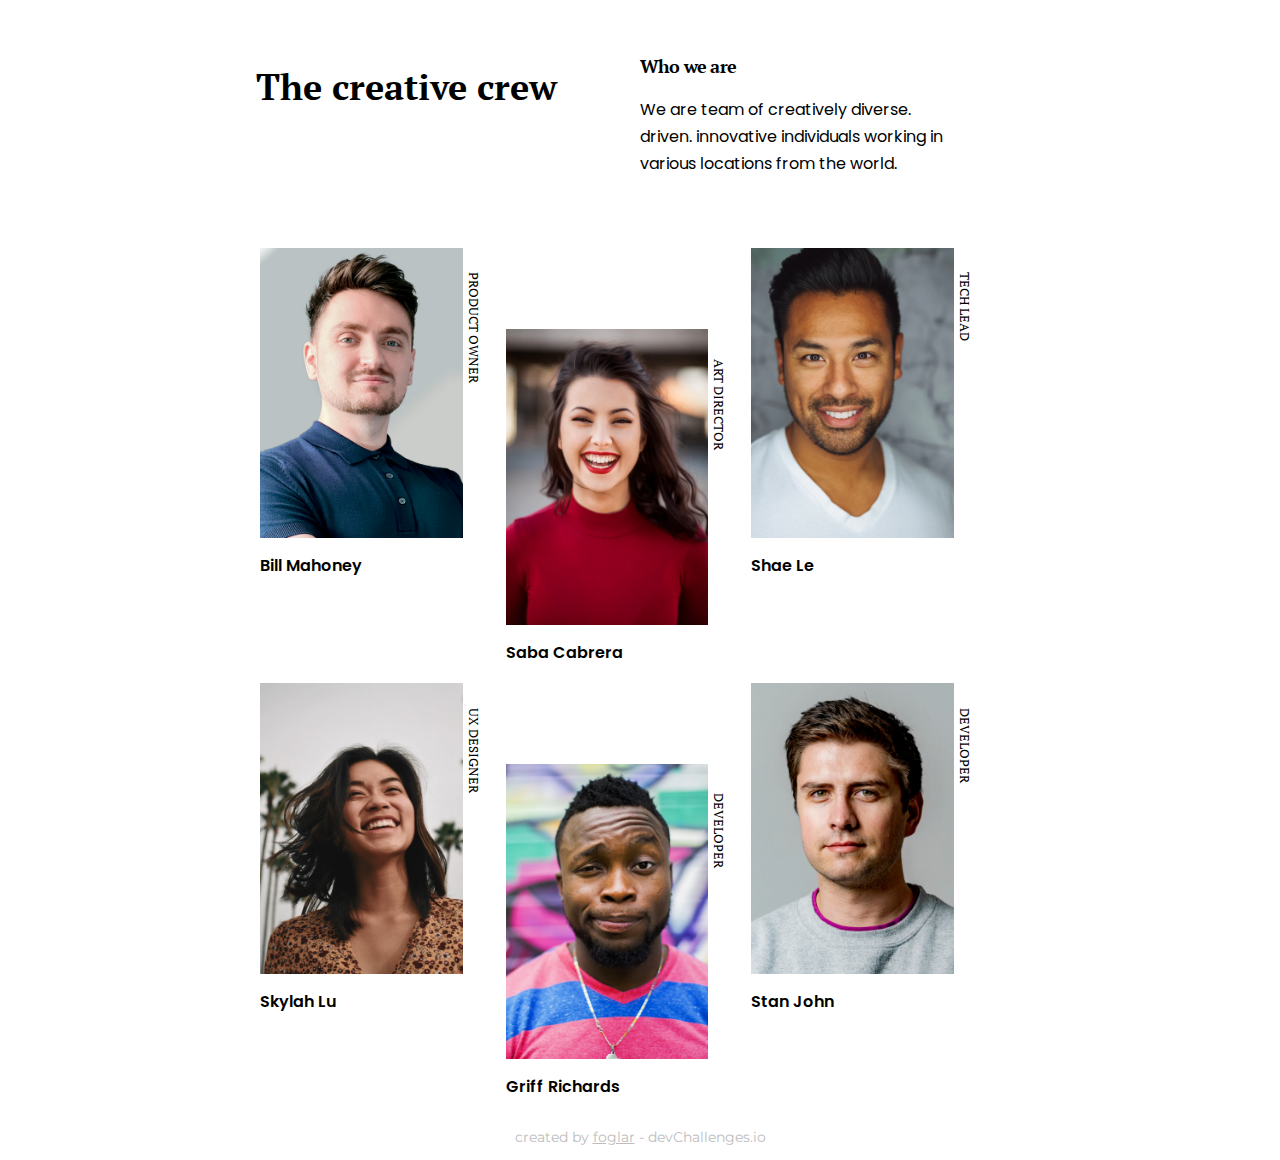
<file: index.html>
<!DOCTYPE html>
<html lang="en">
  <head>
    <meta charset="utf-8" />
    <meta
      name="viewport"
      content="width=device-width, initial-scale=1,
      maximum-scale=5"
    />

    <link rel="icon" href="devchallenges.png" />

    <link
      rel="shortcut icon"
      type="image/x-icon"
      href="https://devchallenges.io/"
    />

    <link
      href="https://fonts.googleapis.com/css2?family=Poppins:wght@400;500&display=swap"
      rel="stylesheet"
    />

    <title>My team page / Devchallenge by foglar</title>

    <link rel="stylesheet" href="style.css" />
  </head>
  <body>
    <header>
      <div class="box">
        <h1>The creative crew</h1>
      </div>
      <div class="box text">
        <h2>Who we are</h2>
        <p>
          We are team of creatively diverse. driven. innovative individuals
          working in various locations from the world.
        </p>
      </div>
    </header>
    <main>
      <div class="grid">
        <figure>
          <img src="photo1.png" alt="Bill Mahoney" />
          <figcaption>Bill Mahoney</figcaption>
          <p class="prof">Product owner</p>
        </figure>
        <figure class="middle small-middle">
          <img src="photo2.png" alt="Saba Cabrera" />
          <figcaption>Saba Cabrera</figcaption>
          <p class="prof">Art director</p>
        </figure>
        <figure>
          <img src="photo3.png" alt="Shae Le" />
          <figcaption>Shae Le</figcaption>
          <p class="prof">Tech Lead</p>
        </figure>
        <figure class="small-middle">
          <img src="photo4.png" alt="Skylah Lu" />
          <figcaption>Skylah Lu</figcaption>
          <p class="prof">UX Designer</p>
        </figure>
        <figure class="middle">
          <img src="photo5.png" alt="Griff Richards" />
          <figcaption>Griff Richards</figcaption>
          <p class="prof">Developer</p>
        </figure>
        <figure class="small-middle">
          <img src="photo6.png" alt="Stan John" />
          <figcaption>Stan John</figcaption>
          <p class="prof">DEveloper</p>
        </figure>
      </div>
    </main>
    <footer>
      <p class="footer">
        created by <span class="name">foglar</span> - devChallenges.io
      </p>
    </footer>
  </body>
</html>
</file>
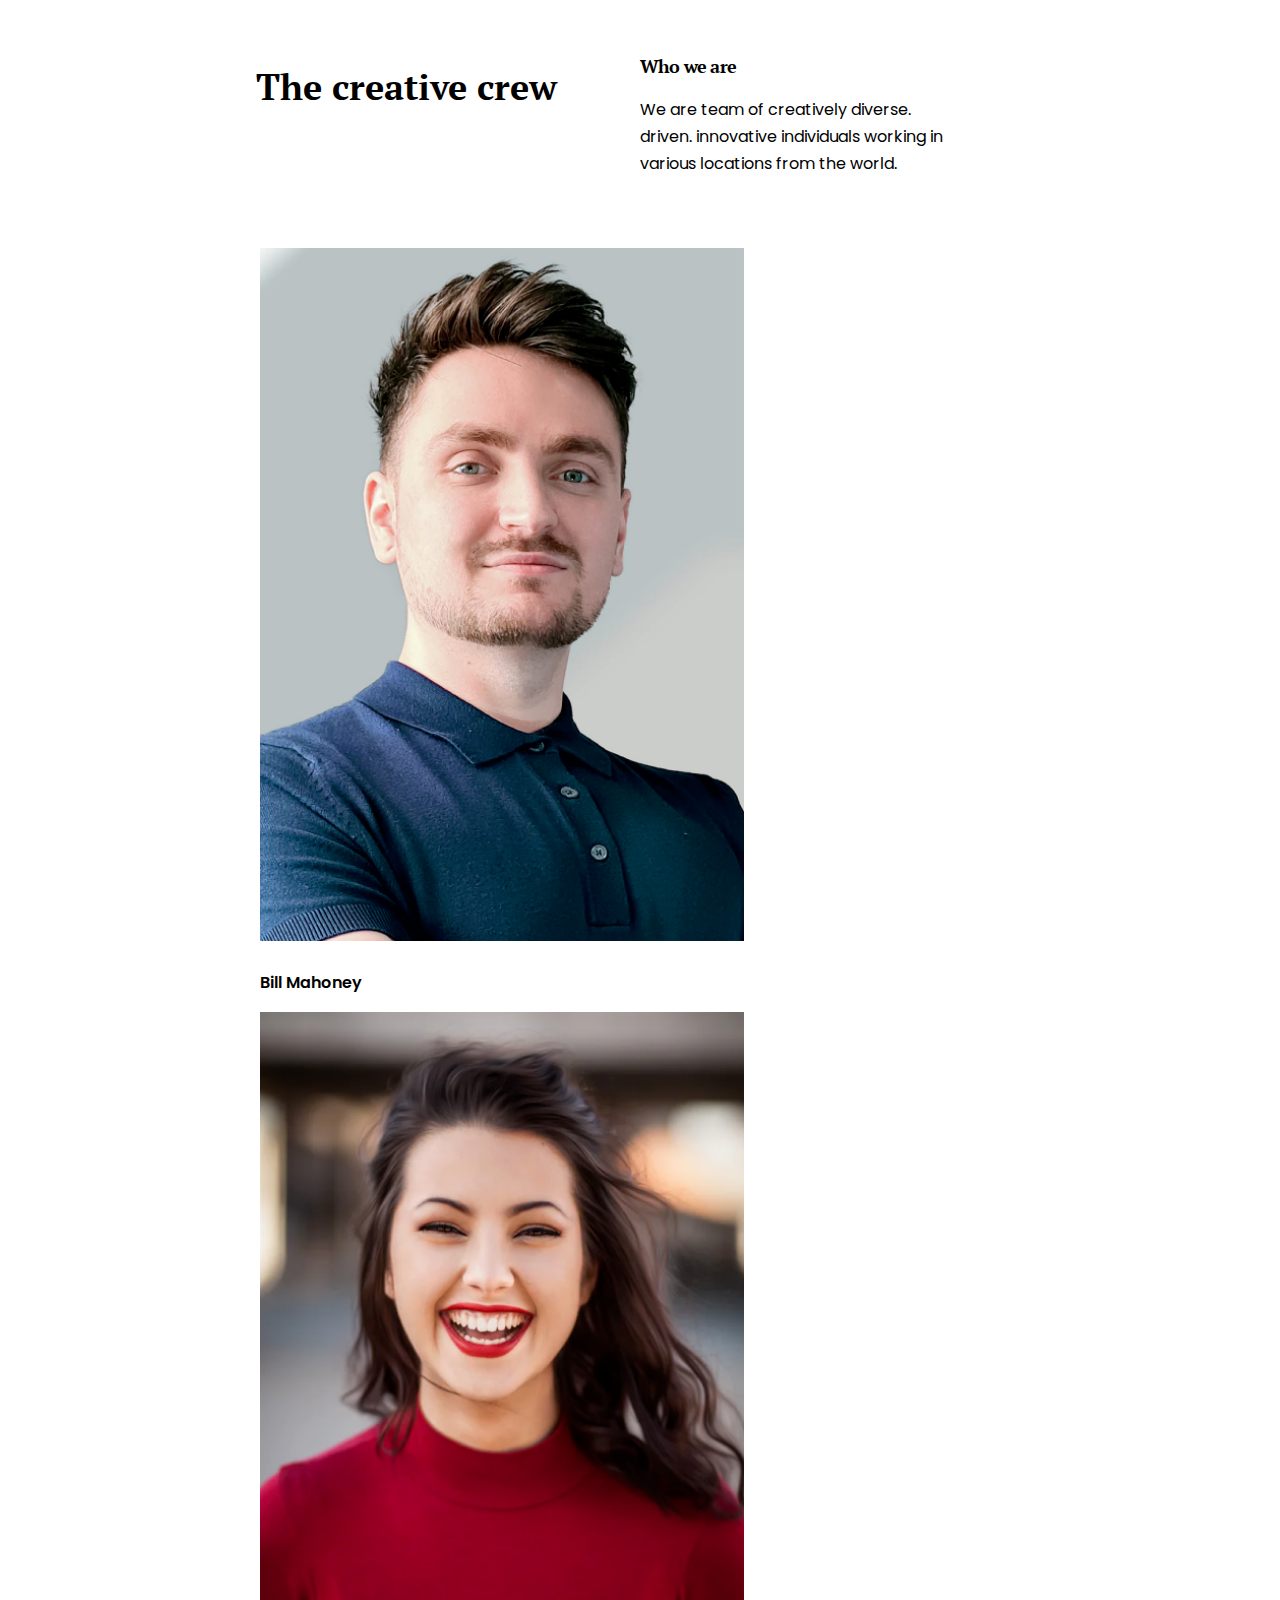
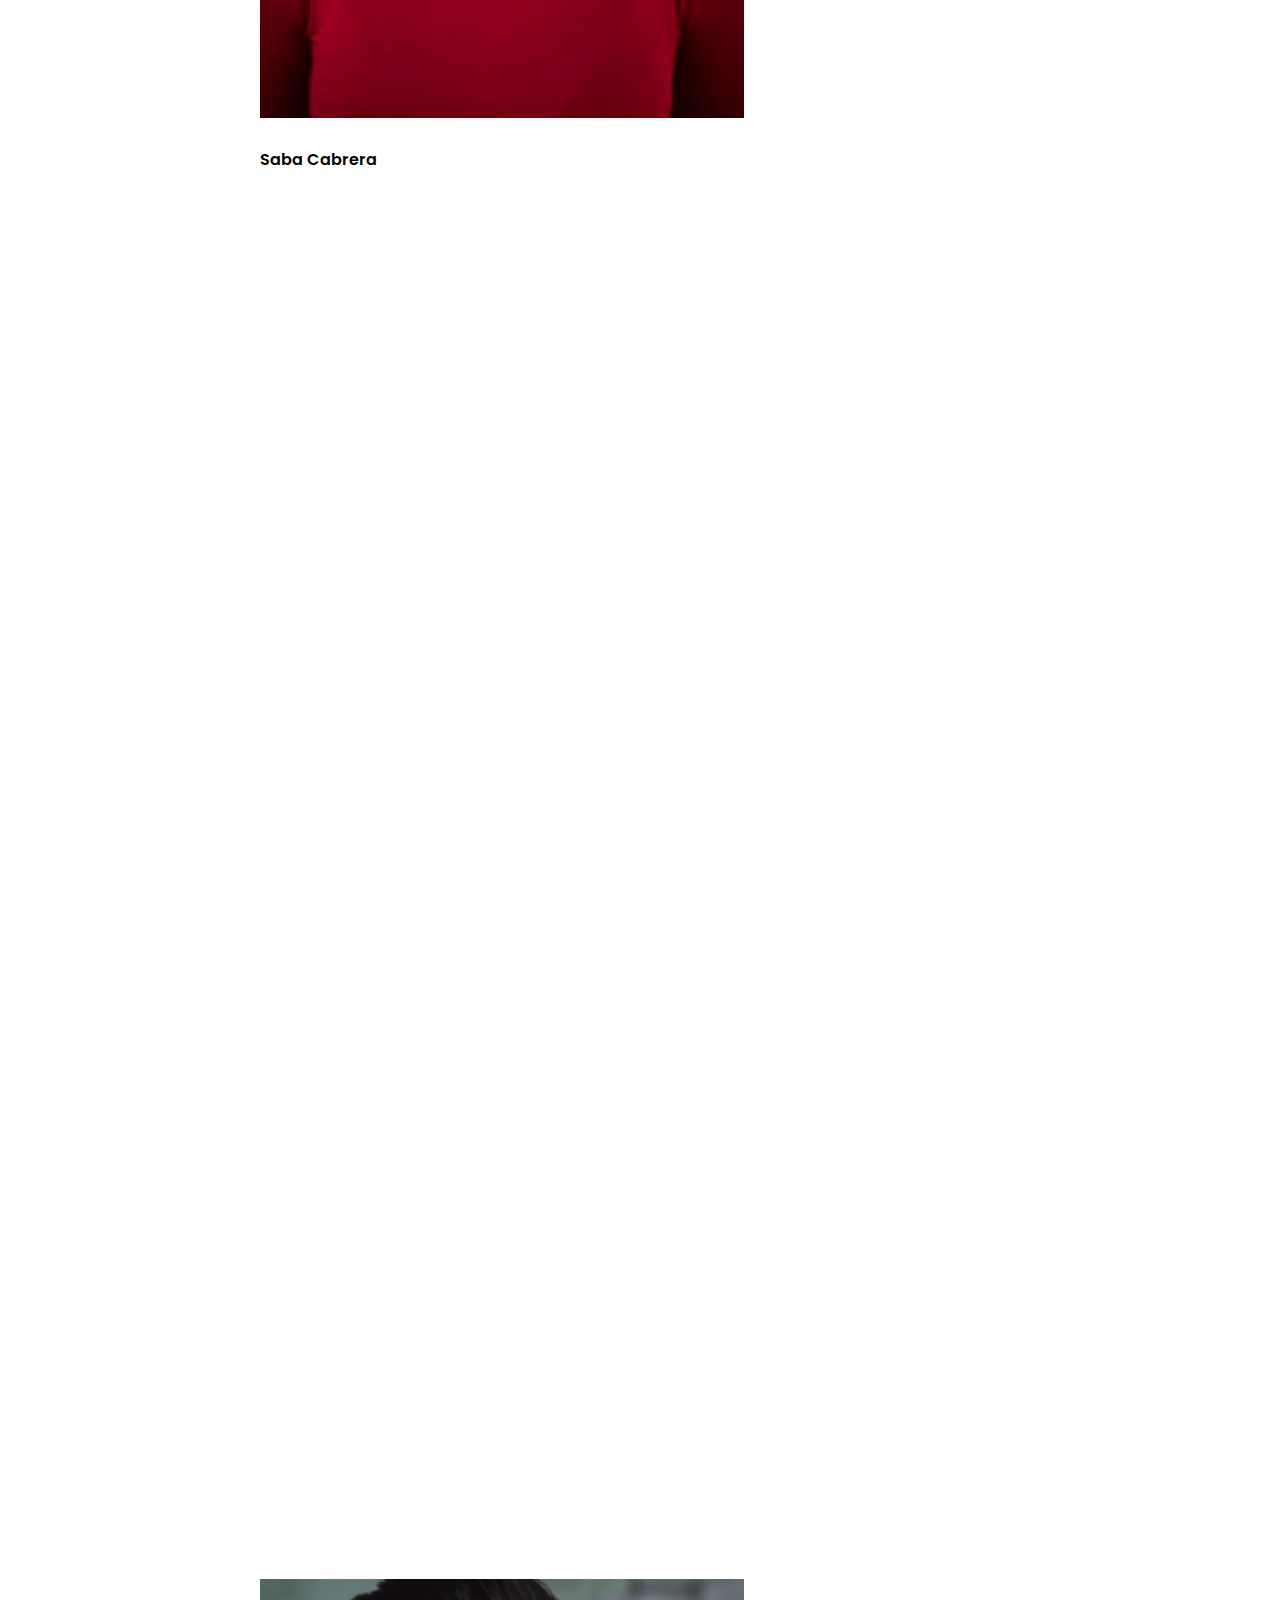
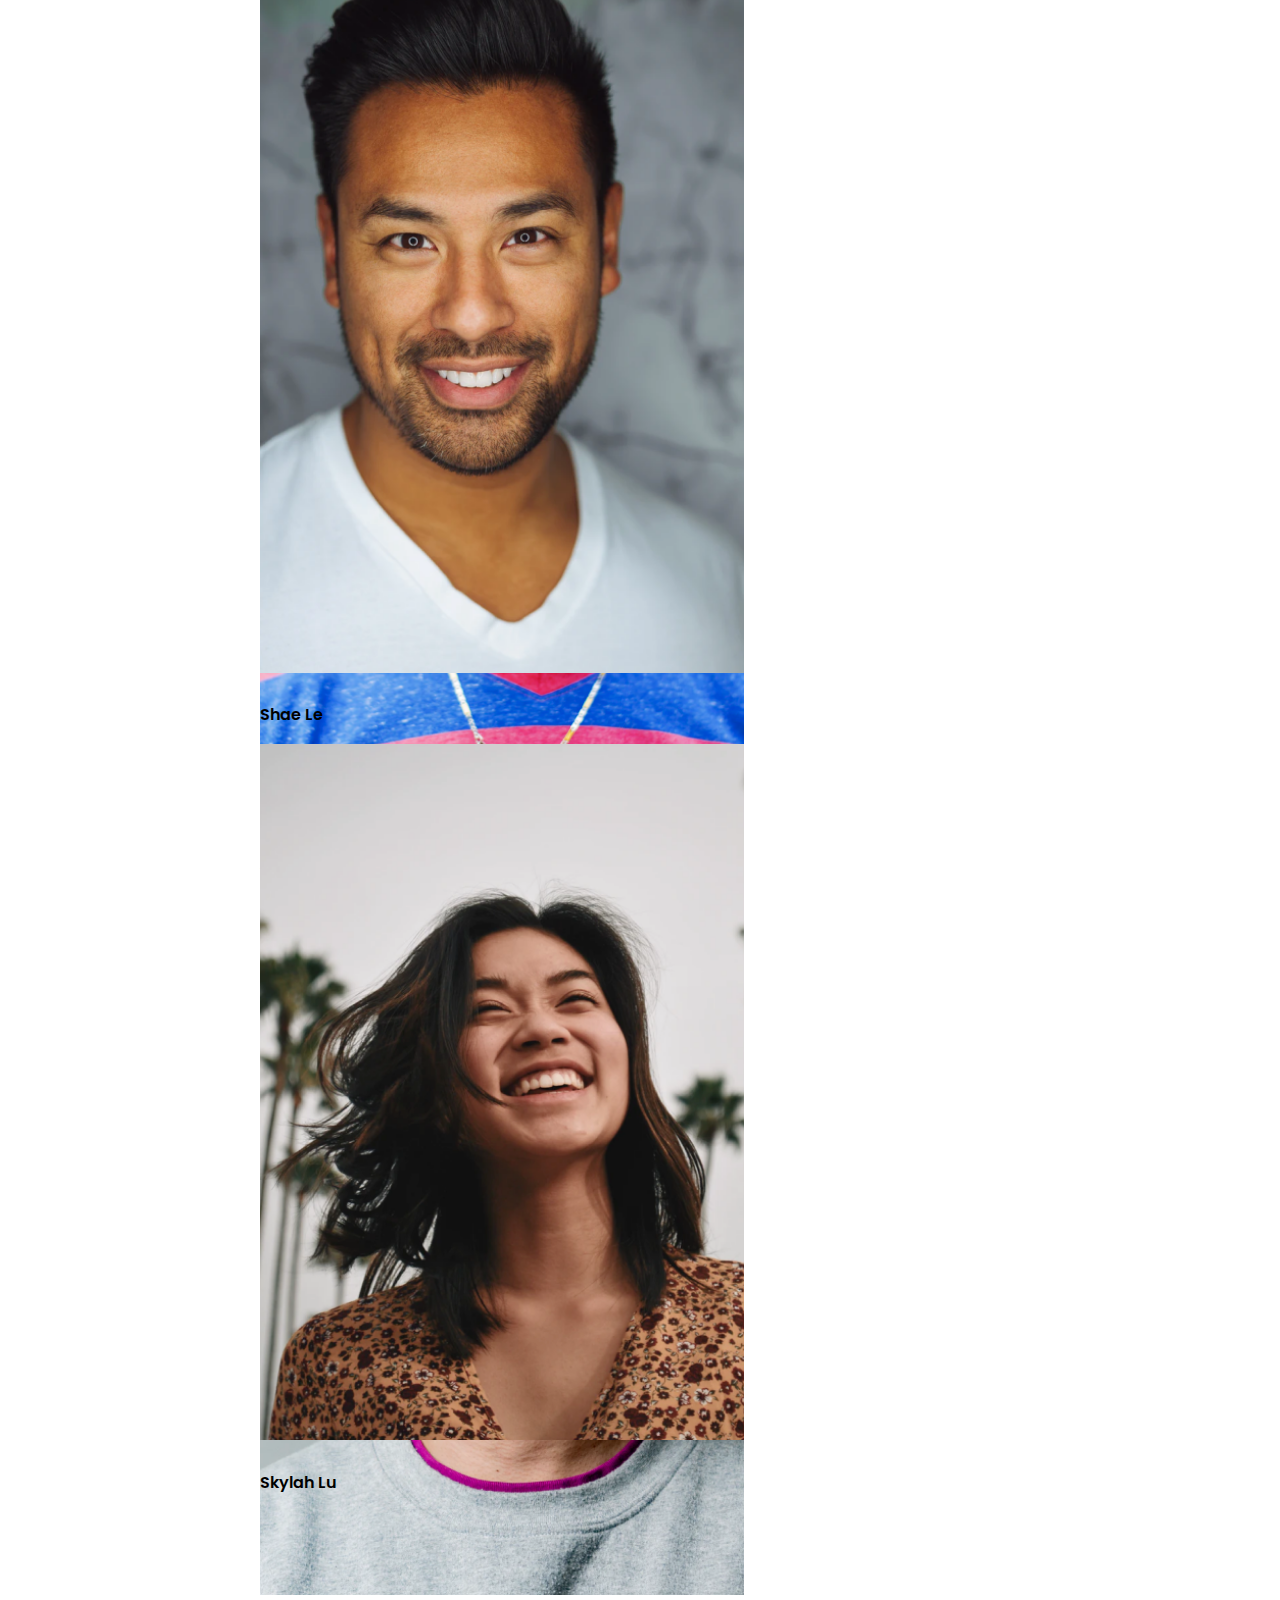
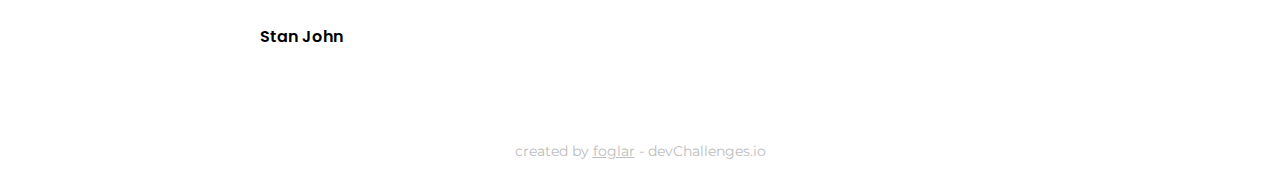
<file: prototype.html>
<!DOCTYPE html>
<html lang="en">
  <head>
    <meta charset="utf-8" />
    <meta
      name="viewport"
      content="width=device-width, initial-scale=1,
      maximum-scale=5"
    />

    <link rel="icon" href="devchallenges.png" />

    <link
      rel="shortcut icon"
      type="image/x-icon"
      href="https://devchallenges.io/"
    />

    <link
      href="https://fonts.googleapis.com/css2?family=Poppins:wght@400;500&display=swap"
      rel="stylesheet"
    />

    <title>My team page / Devchallenge by foglar</title>

    <link rel="stylesheet" href="style.css" />
  </head>
  <body>
    <header>
      <div class="box">
        <h1>The creative crew</h1>
      </div>
      <div class="box text">
        <h2>Who we are</h2>
        <p>
          We are team of creatively diverse. driven. innovative individuals
          working in various locations from the world.
        </p>
      </div>
    </header>
    <main>
      <div class="gallery row">
        <div class="column">
          <figure>
            <img src="photo1.png" alt="Bill Mahoney" />
            <figcaption>Bill Mahoney</figcaption>
          </figure>
          <figure>
            <img src="photo2.png" alt="Saba Cabrera" />
            <figcaption>Saba Cabrera</figcaption>
          </figure>
        </div>
        <div class="column middle">
          <figure>
            <img src="photo3.png" alt="Shae Le" />
            <figcaption>Shae Le</figcaption>
          </figure>
          <figure>
            <img src="photo4.png" alt="Skylah Lu" />
            <figcaption>Skylah Lu</figcaption>
          </figure>
        </div>
        <div class="column">
          <figure>
            <img src="photo5.png" alt="Griff Richards" />
            <figcaption>Griff Richards</figcaption>
          </figure>
          <figure>
            <img src="photo6.png" alt="Stan John" />
            <figcaption>Stan John</figcaption>
          </figure>
        </div>
      </div>
    </main>
    <footer>
      <p class="footer">
        created by <span class="name">foglar</span> - devChallenges.io
      </p>
    </footer>
  </body>
</html>
</file>
<file: style.css>
/*Import*/
@import url('https://fonts.googleapis.com/css2?family=Montserrat:wght@700&family=PT+Serif:wght@400;700&family=Poppins:wght@400;600&display=swap');

:root {
    --fontDefault: 'Poppins', sans-serif;
    --fontSecondary: 'PT Serif', serif;
    --fontFooter: 'Montserrat', sans-serif;

    --Black: #000000;
    --fontSizeHeader: 3.4rem;
    --fontSizeText: 1.7rem;
    --semiBold: 600;
    --normalWeight: 400;
    --spaceingDefault: -0.035em;
}

body {
    margin-left: auto;
    margin-right: auto;
    width: 60%;
    height: auto;
}

header {
    display: flex;
    margin-top: 5%;
}

main {
    display: flex;
    margin-top: 5%;
}

h1 {
    font-family: var(--fontSecondary);
    font-size: 36px;
    font-weight: 700;
    line-height: 47.7px;
    letter-spacing: -4.5%;

    color: var(--Black);
}

h2 {
    font-family: var(--fontSecondary);
    font-size: 18px;
    font-weight: var(--semiBold);
    line-height: 27px;
    letter-spacing: -0.045em;
}

p {
    font-family: var(--fontDefault);
    font-size: 1rem;
    font-weight: 400;
    line-height: 27px;
}

figure {
    margin-block-start: 1em;
    margin-block-end: 1em;
    margin-inline-start: 4px;
    margin-inline-end: 4px;

    width: 100%;
    height: auto;
}

figcaption {
    font-family: var(--fontDefault);
    font-size: 1rem;
    font-weight: var(--semiBold);
    line-height: 27px;

    margin-top: 5%;

    display: block;
}

img {
    width: 100%;
    height: auto;
}

.box {
    width: 50%;
    display: block;
}

.text {
    width: 40%;
}

.grid {
    width: 80%;
    display: grid;
    grid-template-columns: repeat(3,33%);  /* 3 columns */
    grid-template-rows: repeat(3,33%); /* 3 rows  */
    grid-gap: 20% 7%;
}

.middle {
    position: relative;
    top: 30%;
}

.prof {
    font-family: var(--fontSecondary);
    font-size: 0.8rem;
    font-weight: 400;
    line-height: 15.9px;
    text-transform: uppercase;

    position: relative;
    bottom: 95%;
    left: 55%;
    transform: rotate(90deg);
}

@media (max-width: 768px) {
    header {
        display: block;
    }

    .box {
        width: 100%;
    }

    .grid {
        width: 100%;
        display: grid;
        grid-template-columns: repeat(2,50%);  /* 3 columns */
        grid-template-rows: repeat(3,27%); /* 3 rows  */
        grid-gap: 5% 7%;
    }

    .middle {
        top: 0%;
    }

    .small-middle {
        position: relative;
        top: 15%;
    }

    .prof {
        bottom: 80%;
    }

    .small-middle .prof {
        bottom: 75%;
    }
}

.footer {
  font-family: var(--fontFooter);
  font-size: 14px;
  color: #bdbdbd;
  line-height: 17.07px;

  width: fit-content;

  margin-top: 10%;
  margin-left: auto;
  margin-right: auto;
}

.name {
  text-decoration: underline;
}
</file>
